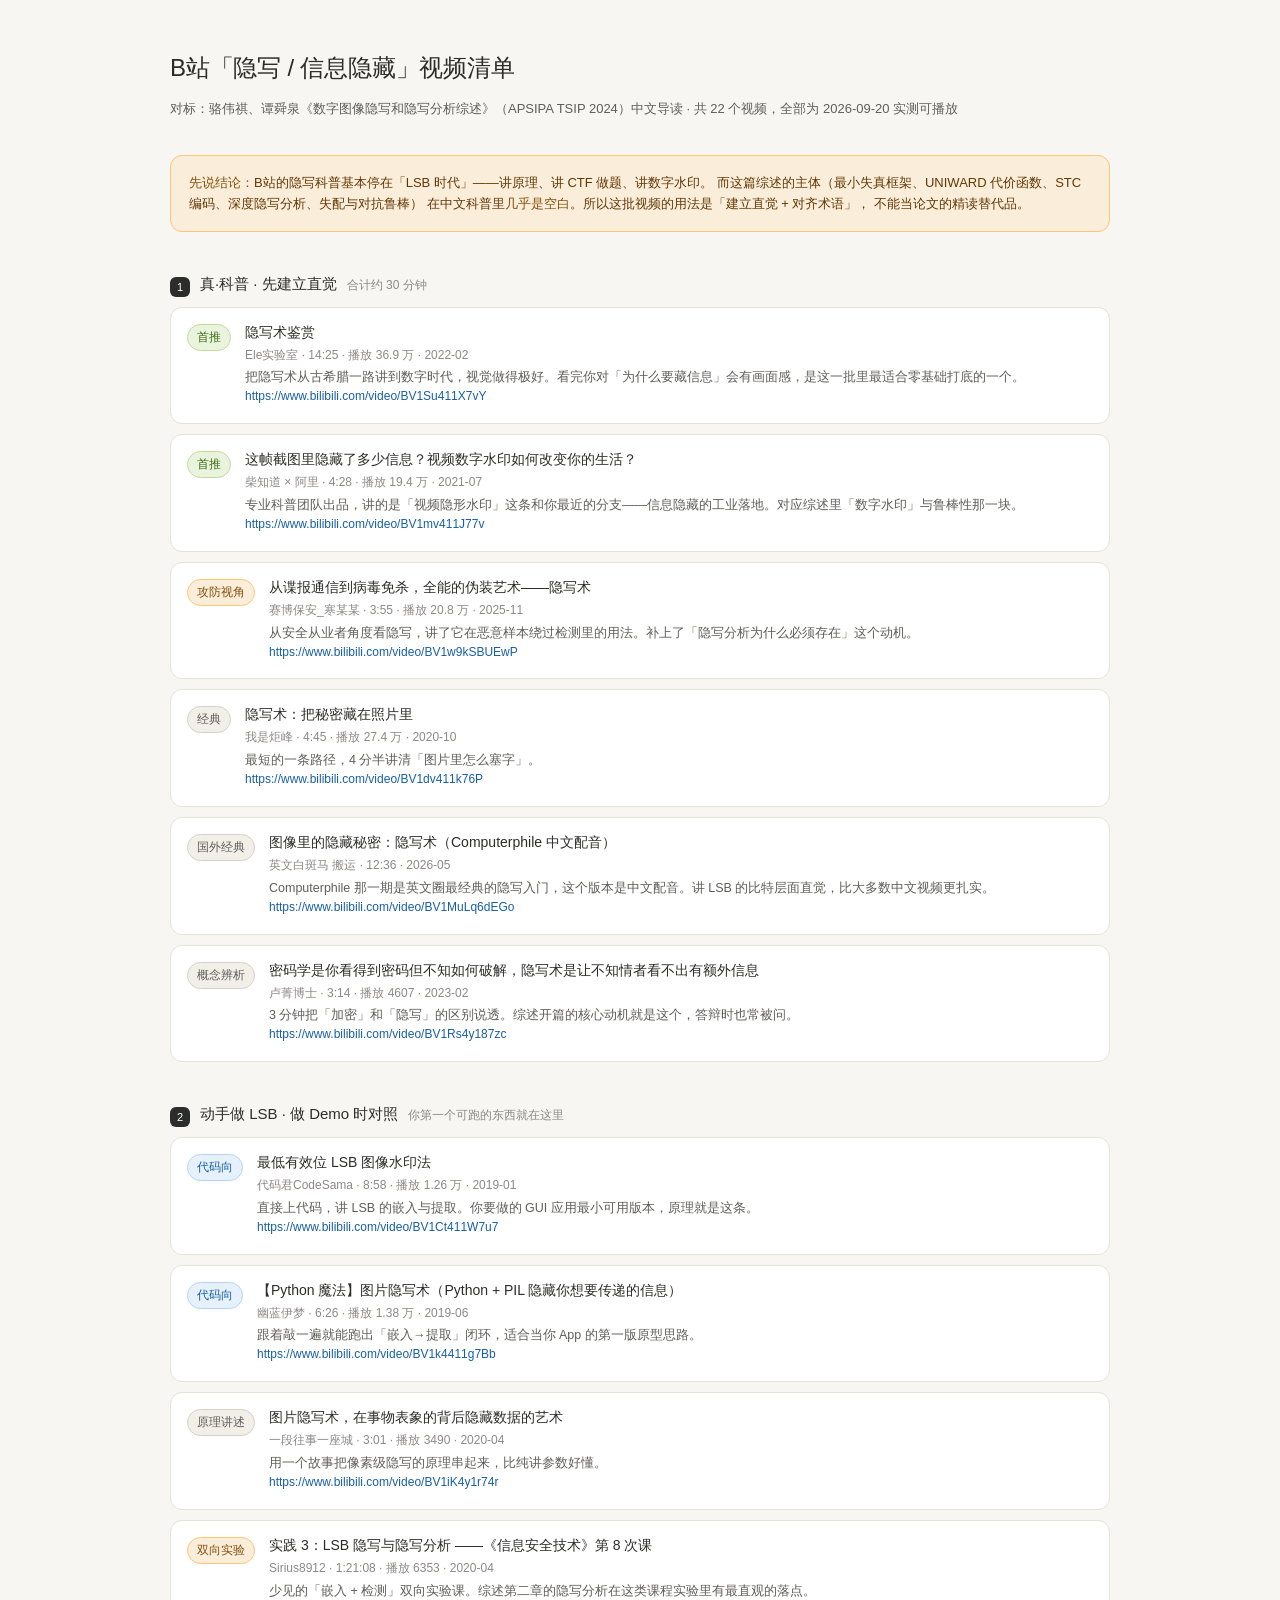
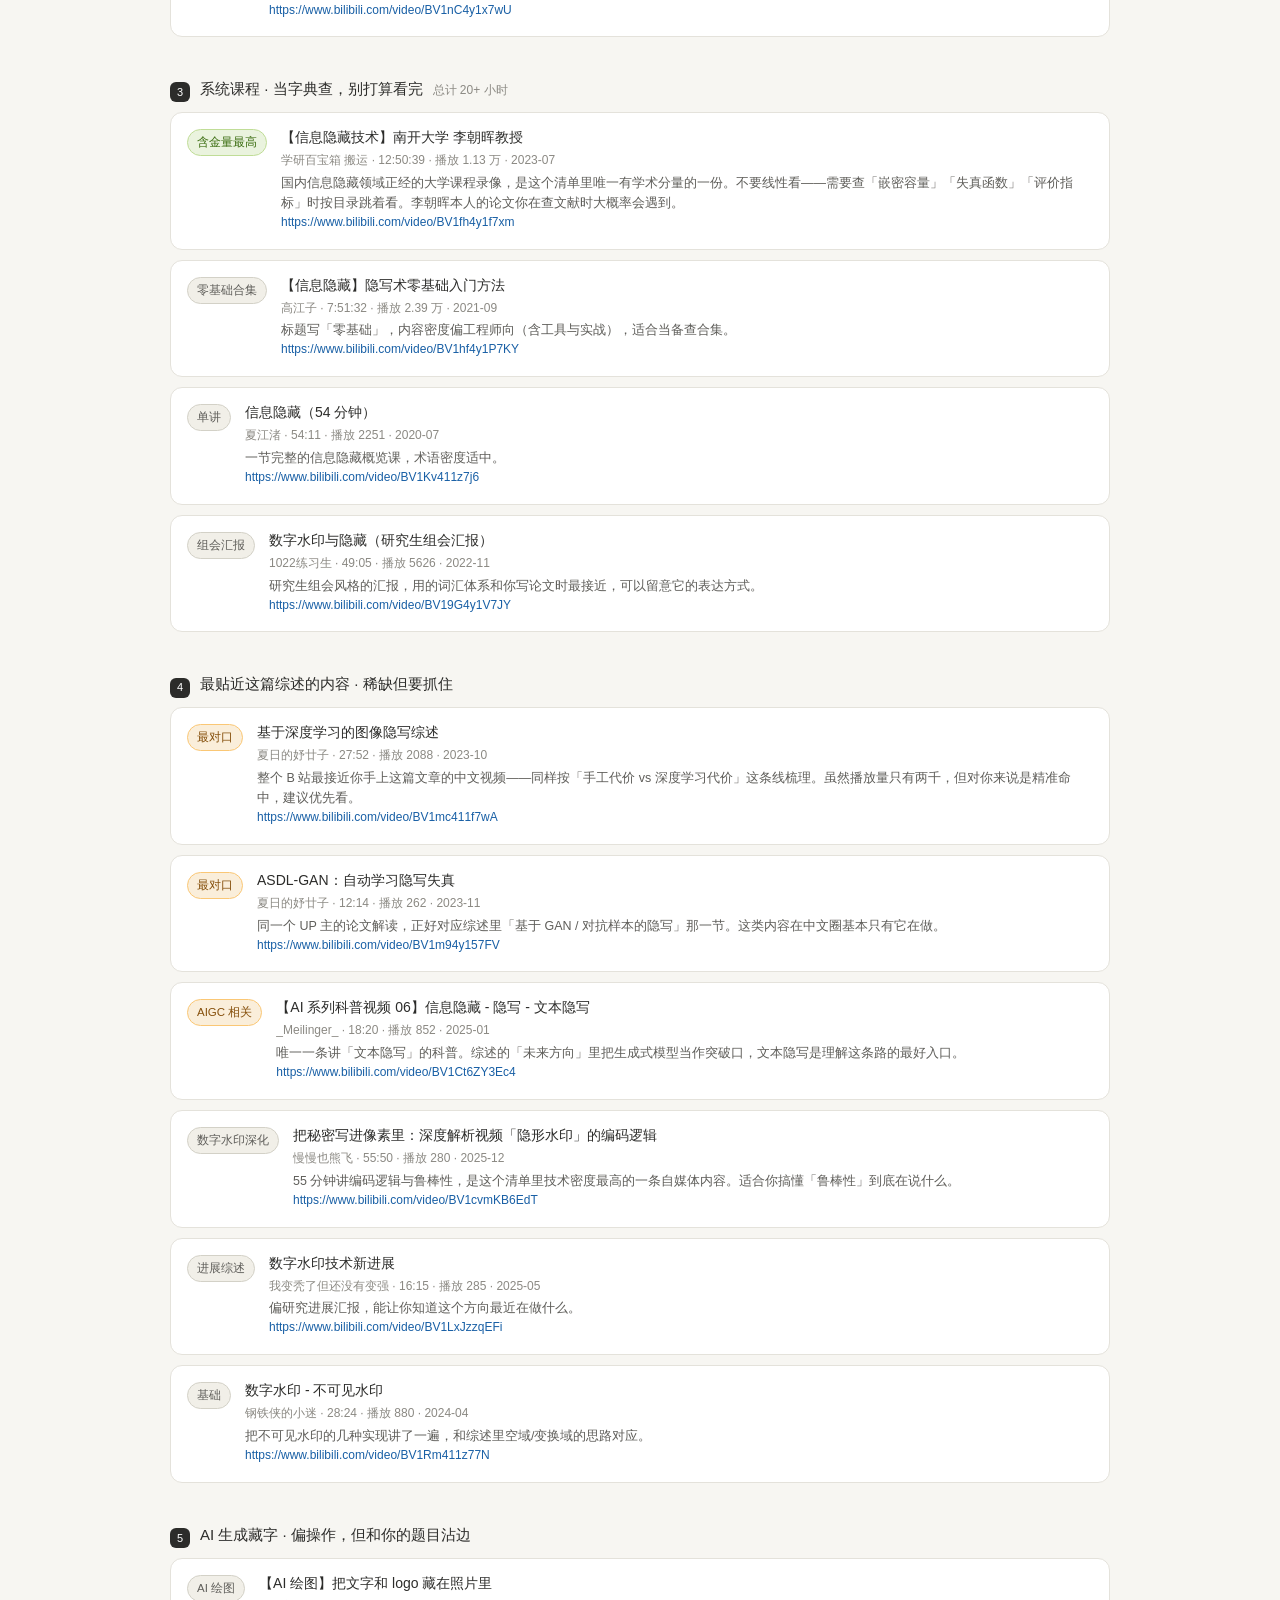
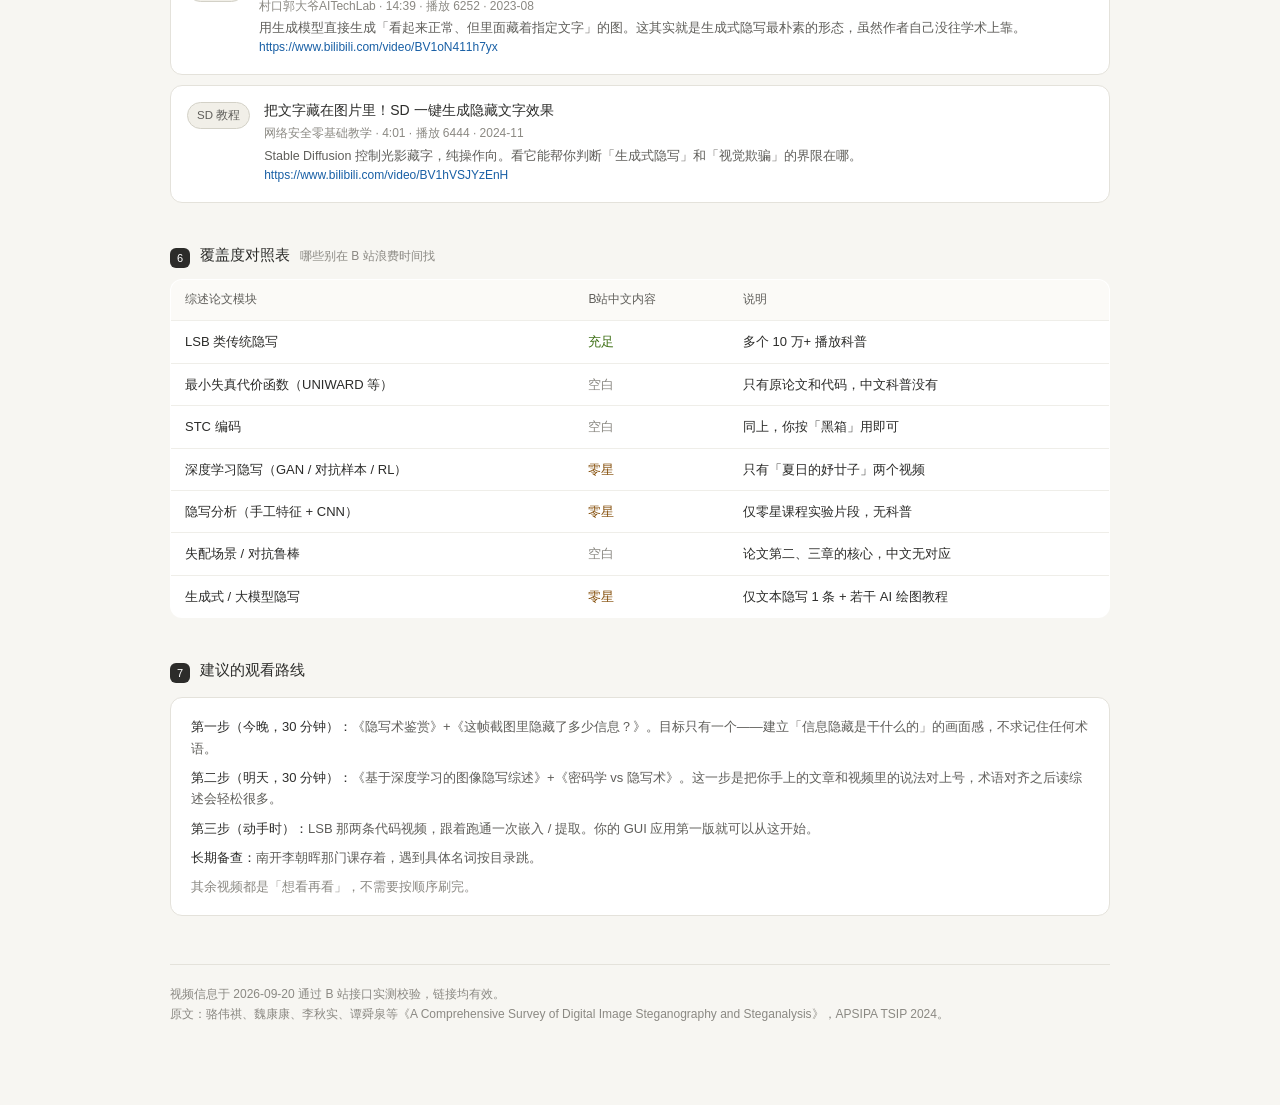
<file: docs/B站隐写科普视频清单.html>
<!DOCTYPE html>
<html lang="zh-CN">
<head>
<meta charset="UTF-8">
<meta name="viewport" content="width=device-width, initial-scale=1.0">
<title>B站「隐写 / 信息隐藏」视频清单 · 对标 TSIP 2024 隐写综述</title>
<style>
  :root{
    --bg:#F7F6F2; --card:#FFFFFF; --line:#E4E2DB; --line2:#EFEEE9;
    --t1:#2C2C2A; --t2:#5F5E5A; --t3:#8B8983;
    --green:#3B6D11; --green-bg:#EAF3DE; --green-line:#C0DD97;
    --amber:#854F0B; --amber-bg:#FAEEDA; --amber-line:#FAC775;
    --gray-bg:#F1EFE8; --gray-line:#D3D1C7;
    --blue:#185FA5; --blue-bg:#E6F1FB;
  }
  *{box-sizing:border-box}
  body{
    margin:0; padding:48px 24px 80px;
    background:var(--bg); color:var(--t1);
    font-family:-apple-system,BlinkMacSystemFont,"Segoe UI","PingFang SC","Hiragino Sans GB","Microsoft YaHei",sans-serif;
    font-size:14px; line-height:1.65; -webkit-font-smoothing:antialiased;
  }
  .wrap{max-width:940px;margin:0 auto}
  header{margin-bottom:36px}
  h1{font-size:24px;font-weight:500;margin:0 0 10px;letter-spacing:-.2px}
  .sub{color:var(--t2);font-size:13px;margin:0}
  .sub a{color:var(--blue);text-decoration:none}
  .sub a:hover{text-decoration:underline}

  .alert{
    background:var(--amber-bg); border:1px solid var(--amber-line);
    border-radius:12px; padding:16px 18px; margin:28px 0; font-size:13px; color:#633806;
  }
  .alert strong{font-weight:500;color:var(--amber)}

  h2{
    font-size:15px; font-weight:500; margin:40px 0 6px;
    display:flex; align-items:baseline; gap:10px;
  }
  h2 .hint{font-size:12px;font-weight:400;color:var(--t3)}
  h2 .num{
    display:inline-flex;align-items:center;justify-content:center;
    width:20px;height:20px;border-radius:6px;background:var(--t1);color:#fff;
    font-size:11px;flex:none;transform:translateY(2px)
  }

  .item{
    background:var(--card); border:1px solid var(--line); border-radius:12px;
    padding:14px 16px; margin-top:10px; display:flex; gap:14px; align-items:flex-start;
  }
  .item:hover{border-color:#BDBCB6}
  .item .body{flex:1;min-width:0}
  .item .title{font-weight:500;font-size:14px;margin-bottom:3px;line-height:1.5}
  .item .meta{font-size:12px;color:var(--t3);margin-bottom:2px}
  .item .why{font-size:12.5px;color:var(--t2);line-height:1.6}
  .item a{color:var(--blue);text-decoration:none;word-break:break-all}
  .item a:hover{text-decoration:underline}
  .tag{
    flex:none;font-size:11.5px;padding:3px 9px;border-radius:999px;
    border:1px solid var(--gray-line);background:var(--gray-bg);color:var(--t2);
    white-space:nowrap;margin-top:2px
  }
  .tag.g{background:var(--green-bg);border-color:var(--green-line);color:var(--green)}
  .tag.a{background:var(--amber-bg);border-color:var(--amber-line);color:var(--amber)}
  .tag.b{background:var(--blue-bg);border-color:#B5D4F4;color:var(--blue)}

  table{width:100%;border-collapse:collapse;margin-top:12px;font-size:13px;background:var(--card);border:1px solid var(--line);border-radius:12px;overflow:hidden}
  th,td{padding:10px 14px;text-align:left;border-bottom:1px solid var(--line2)}
  th{font-weight:500;color:var(--t2);font-size:12px;background:#FBFAF7}
  tr:last-child td{border-bottom:none}
  .ok{color:var(--green);font-weight:500}
  .some{color:var(--amber);font-weight:500}
  .no{color:var(--t3);font-weight:500}

  .route{
    background:var(--card);border:1px solid var(--line);border-radius:12px;
    padding:18px 20px;margin-top:14px;font-size:13px;color:var(--t2)
  }
  .route p{margin:0 0 8px}
  .route p:last-child{margin-bottom:0}
  .route b{font-weight:500;color:var(--t1)}
  footer{margin-top:48px;padding-top:20px;border-top:1px solid var(--line);font-size:12px;color:var(--t3)}
</style>
</head>
<body>
<div class="wrap">

<header>
  <h1>B站「隐写 / 信息隐藏」视频清单</h1>
  <p class="sub">对标：骆伟祺、谭舜泉《数字图像隐写和隐写分析综述》（APSIPA TSIP 2024）中文导读 ·
  共 22 个视频，全部为 2026-09-20 实测可播放</p>
</header>

<div class="alert">
  <strong>先说结论：</strong>B站的隐写科普基本停在「LSB 时代」——讲原理、讲 CTF 做题、讲数字水印。
  而这篇综述的主体（最小失真框架、UNIWARD 代价函数、STC 编码、深度隐写分析、失配与对抗鲁棒）
  在中文科普里<strong>几乎是空白</strong>。所以这批视频的用法是「建立直觉 + 对齐术语」，
  不能当论文的精读替代品。
</div>

<h2><span class="num">1</span>真·科普 · 先建立直觉 <span class="hint">合计约 30 分钟</span></h2>

<div class="item">
  <span class="tag g">首推</span>
  <div class="body">
    <div class="title">隐写术鉴赏</div>
    <div class="meta">Ele实验室 · 14:25 · 播放 36.9 万 · 2022-02</div>
    <div class="why">把隐写术从古希腊一路讲到数字时代，视觉做得极好。看完你对「为什么要藏信息」会有画面感，是这一批里最适合零基础打底的一个。</div>
    <div class="meta"><a href="https://www.bilibili.com/video/BV1Su411X7vY" target="_blank">https://www.bilibili.com/video/BV1Su411X7vY</a></div>
  </div>
</div>

<div class="item">
  <span class="tag g">首推</span>
  <div class="body">
    <div class="title">这帧截图里隐藏了多少信息？视频数字水印如何改变你的生活？</div>
    <div class="meta">柴知道 × 阿里 · 4:28 · 播放 19.4 万 · 2021-07</div>
    <div class="why">专业科普团队出品，讲的是「视频隐形水印」这条和你最近的分支——信息隐藏的工业落地。对应综述里「数字水印」与鲁棒性那一块。</div>
    <div class="meta"><a href="https://www.bilibili.com/video/BV1mv411J77v" target="_blank">https://www.bilibili.com/video/BV1mv411J77v</a></div>
  </div>
</div>

<div class="item">
  <span class="tag a">攻防视角</span>
  <div class="body">
    <div class="title">从谍报通信到病毒免杀，全能的伪装艺术——隐写术</div>
    <div class="meta">赛博保安_寒某某 · 3:55 · 播放 20.8 万 · 2025-11</div>
    <div class="why">从安全从业者角度看隐写，讲了它在恶意样本绕过检测里的用法。补上了「隐写分析为什么必须存在」这个动机。</div>
    <div class="meta"><a href="https://www.bilibili.com/video/BV1w9kSBUEwP" target="_blank">https://www.bilibili.com/video/BV1w9kSBUEwP</a></div>
  </div>
</div>

<div class="item">
  <span class="tag">经典</span>
  <div class="body">
    <div class="title">隐写术：把秘密藏在照片里</div>
    <div class="meta">我是炬峰 · 4:45 · 播放 27.4 万 · 2020-10</div>
    <div class="why">最短的一条路径，4 分半讲清「图片里怎么塞字」。</div>
    <div class="meta"><a href="https://www.bilibili.com/video/BV1dv411k76P" target="_blank">https://www.bilibili.com/video/BV1dv411k76P</a></div>
  </div>
</div>

<div class="item">
  <span class="tag">国外经典</span>
  <div class="body">
    <div class="title">图像里的隐藏秘密：隐写术（Computerphile 中文配音）</div>
    <div class="meta">英文白斑马 搬运 · 12:36 · 2026-05</div>
    <div class="why">Computerphile 那一期是英文圈最经典的隐写入门，这个版本是中文配音。讲 LSB 的比特层面直觉，比大多数中文视频更扎实。</div>
    <div class="meta"><a href="https://www.bilibili.com/video/BV1MuLq6dEGo" target="_blank">https://www.bilibili.com/video/BV1MuLq6dEGo</a></div>
  </div>
</div>

<div class="item">
  <span class="tag">概念辨析</span>
  <div class="body">
    <div class="title">密码学是你看得到密码但不知如何破解，隐写术是让不知情者看不出有额外信息</div>
    <div class="meta">卢菁博士 · 3:14 · 播放 4607 · 2023-02</div>
    <div class="why">3 分钟把「加密」和「隐写」的区别说透。综述开篇的核心动机就是这个，答辩时也常被问。</div>
    <div class="meta"><a href="https://www.bilibili.com/video/BV1Rs4y187zc" target="_blank">https://www.bilibili.com/video/BV1Rs4y187zc</a></div>
  </div>
</div>

<h2><span class="num">2</span>动手做 LSB · 做 Demo 时对照 <span class="hint">你第一个可跑的东西就在这里</span></h2>

<div class="item">
  <span class="tag b">代码向</span>
  <div class="body">
    <div class="title">最低有效位 LSB 图像水印法</div>
    <div class="meta">代码君CodeSama · 8:58 · 播放 1.26 万 · 2019-01</div>
    <div class="why">直接上代码，讲 LSB 的嵌入与提取。你要做的 GUI 应用最小可用版本，原理就是这条。</div>
    <div class="meta"><a href="https://www.bilibili.com/video/BV1Ct411W7u7" target="_blank">https://www.bilibili.com/video/BV1Ct411W7u7</a></div>
  </div>
</div>

<div class="item">
  <span class="tag b">代码向</span>
  <div class="body">
    <div class="title">【Python 魔法】图片隐写术（Python + PIL 隐藏你想要传递的信息）</div>
    <div class="meta">幽蓝伊梦 · 6:26 · 播放 1.38 万 · 2019-06</div>
    <div class="why">跟着敲一遍就能跑出「嵌入→提取」闭环，适合当你 App 的第一版原型思路。</div>
    <div class="meta"><a href="https://www.bilibili.com/video/BV1k4411g7Bb" target="_blank">https://www.bilibili.com/video/BV1k4411g7Bb</a></div>
  </div>
</div>

<div class="item">
  <span class="tag">原理讲述</span>
  <div class="body">
    <div class="title">图片隐写术，在事物表象的背后隐藏数据的艺术</div>
    <div class="meta">一段往事一座城 · 3:01 · 播放 3490 · 2020-04</div>
    <div class="why">用一个故事把像素级隐写的原理串起来，比纯讲参数好懂。</div>
    <div class="meta"><a href="https://www.bilibili.com/video/BV1iK4y1r74r" target="_blank">https://www.bilibili.com/video/BV1iK4y1r74r</a></div>
  </div>
</div>

<div class="item">
  <span class="tag a">双向实验</span>
  <div class="body">
    <div class="title">实践 3：LSB 隐写与隐写分析 ——《信息安全技术》第 8 次课</div>
    <div class="meta">Sirius8912 · 1:21:08 · 播放 6353 · 2020-04</div>
    <div class="why">少见的「嵌入 + 检测」双向实验课。综述第二章的隐写分析在这类课程实验里有最直观的落点。</div>
    <div class="meta"><a href="https://www.bilibili.com/video/BV1nC4y1x7wU" target="_blank">https://www.bilibili.com/video/BV1nC4y1x7wU</a></div>
  </div>
</div>

<h2><span class="num">3</span>系统课程 · 当字典查，别打算看完 <span class="hint">总计 20+ 小时</span></h2>

<div class="item">
  <span class="tag g">含金量最高</span>
  <div class="body">
    <div class="title">【信息隐藏技术】南开大学 李朝晖教授</div>
    <div class="meta">学研百宝箱 搬运 · 12:50:39 · 播放 1.13 万 · 2023-07</div>
    <div class="why">国内信息隐藏领域正经的大学课程录像，是这个清单里唯一有学术分量的一份。不要线性看——需要查「嵌密容量」「失真函数」「评价指标」时按目录跳着看。李朝晖本人的论文你在查文献时大概率会遇到。</div>
    <div class="meta"><a href="https://www.bilibili.com/video/BV1fh4y1f7xm" target="_blank">https://www.bilibili.com/video/BV1fh4y1f7xm</a></div>
  </div>
</div>

<div class="item">
  <span class="tag">零基础合集</span>
  <div class="body">
    <div class="title">【信息隐藏】隐写术零基础入门方法</div>
    <div class="meta">高江子 · 7:51:32 · 播放 2.39 万 · 2021-09</div>
    <div class="why">标题写「零基础」，内容密度偏工程师向（含工具与实战），适合当备查合集。</div>
    <div class="meta"><a href="https://www.bilibili.com/video/BV1hf4y1P7KY" target="_blank">https://www.bilibili.com/video/BV1hf4y1P7KY</a></div>
  </div>
</div>

<div class="item">
  <span class="tag">单讲</span>
  <div class="body">
    <div class="title">信息隐藏（54 分钟）</div>
    <div class="meta">夏江渚 · 54:11 · 播放 2251 · 2020-07</div>
    <div class="why">一节完整的信息隐藏概览课，术语密度适中。</div>
    <div class="meta"><a href="https://www.bilibili.com/video/BV1Kv411z7j6" target="_blank">https://www.bilibili.com/video/BV1Kv411z7j6</a></div>
  </div>
</div>

<div class="item">
  <span class="tag">组会汇报</span>
  <div class="body">
    <div class="title">数字水印与隐藏（研究生组会汇报）</div>
    <div class="meta">1022练习生 · 49:05 · 播放 5626 · 2022-11</div>
    <div class="why">研究生组会风格的汇报，用的词汇体系和你写论文时最接近，可以留意它的表达方式。</div>
    <div class="meta"><a href="https://www.bilibili.com/video/BV19G4y1V7JY" target="_blank">https://www.bilibili.com/video/BV19G4y1V7JY</a></div>
  </div>
</div>

<h2><span class="num">4</span>最贴近这篇综述的内容 · 稀缺但要抓住</h2>

<div class="item">
  <span class="tag a">最对口</span>
  <div class="body">
    <div class="title">基于深度学习的图像隐写综述</div>
    <div class="meta">夏日的妤廿子 · 27:52 · 播放 2088 · 2023-10</div>
    <div class="why">整个 B 站最接近你手上这篇文章的中文视频——同样按「手工代价 vs 深度学习代价」这条线梳理。虽然播放量只有两千，但对你来说是精准命中，建议优先看。</div>
    <div class="meta"><a href="https://www.bilibili.com/video/BV1mc411f7wA" target="_blank">https://www.bilibili.com/video/BV1mc411f7wA</a></div>
  </div>
</div>

<div class="item">
  <span class="tag a">最对口</span>
  <div class="body">
    <div class="title">ASDL-GAN：自动学习隐写失真</div>
    <div class="meta">夏日的妤廿子 · 12:14 · 播放 262 · 2023-11</div>
    <div class="why">同一个 UP 主的论文解读，正好对应综述里「基于 GAN / 对抗样本的隐写」那一节。这类内容在中文圈基本只有它在做。</div>
    <div class="meta"><a href="https://www.bilibili.com/video/BV1m94y157FV" target="_blank">https://www.bilibili.com/video/BV1m94y157FV</a></div>
  </div>
</div>

<div class="item">
  <span class="tag a">AIGC 相关</span>
  <div class="body">
    <div class="title">【AI 系列科普视频 06】信息隐藏 - 隐写 - 文本隐写</div>
    <div class="meta">_Meilinger_ · 18:20 · 播放 852 · 2025-01</div>
    <div class="why">唯一一条讲「文本隐写」的科普。综述的「未来方向」里把生成式模型当作突破口，文本隐写是理解这条路的最好入口。</div>
    <div class="meta"><a href="https://www.bilibili.com/video/BV1Ct6ZY3Ec4" target="_blank">https://www.bilibili.com/video/BV1Ct6ZY3Ec4</a></div>
  </div>
</div>

<div class="item">
  <span class="tag">数字水印深化</span>
  <div class="body">
    <div class="title">把秘密写进像素里：深度解析视频「隐形水印」的编码逻辑</div>
    <div class="meta">慢慢也熊飞 · 55:50 · 播放 280 · 2025-12</div>
    <div class="why">55 分钟讲编码逻辑与鲁棒性，是这个清单里技术密度最高的一条自媒体内容。适合你搞懂「鲁棒性」到底在说什么。</div>
    <div class="meta"><a href="https://www.bilibili.com/video/BV1cvmKB6EdT" target="_blank">https://www.bilibili.com/video/BV1cvmKB6EdT</a></div>
  </div>
</div>

<div class="item">
  <span class="tag">进展综述</span>
  <div class="body">
    <div class="title">数字水印技术新进展</div>
    <div class="meta">我变秃了但还没有变强 · 16:15 · 播放 285 · 2025-05</div>
    <div class="why">偏研究进展汇报，能让你知道这个方向最近在做什么。</div>
    <div class="meta"><a href="https://www.bilibili.com/video/BV1LxJzzqEFi" target="_blank">https://www.bilibili.com/video/BV1LxJzzqEFi</a></div>
  </div>
</div>

<div class="item">
  <span class="tag">基础</span>
  <div class="body">
    <div class="title">数字水印 - 不可见水印</div>
    <div class="meta">钢铁侠的小迷 · 28:24 · 播放 880 · 2024-04</div>
    <div class="why">把不可见水印的几种实现讲了一遍，和综述里空域/变换域的思路对应。</div>
    <div class="meta"><a href="https://www.bilibili.com/video/BV1Rm411z77N" target="_blank">https://www.bilibili.com/video/BV1Rm411z77N</a></div>
  </div>
</div>

<h2><span class="num">5</span>AI 生成藏字 · 偏操作，但和你的题目沾边</h2>

<div class="item">
  <span class="tag">AI 绘图</span>
  <div class="body">
    <div class="title">【AI 绘图】把文字和 logo 藏在照片里</div>
    <div class="meta">村口郭大爷AITechLab · 14:39 · 播放 6252 · 2023-08</div>
    <div class="why">用生成模型直接生成「看起来正常、但里面藏着指定文字」的图。这其实就是生成式隐写最朴素的形态，虽然作者自己没往学术上靠。</div>
    <div class="meta"><a href="https://www.bilibili.com/video/BV1oN411h7yx" target="_blank">https://www.bilibili.com/video/BV1oN411h7yx</a></div>
  </div>
</div>

<div class="item">
  <span class="tag">SD 教程</span>
  <div class="body">
    <div class="title">把文字藏在图片里！SD 一键生成隐藏文字效果</div>
    <div class="meta">网络安全零基础教学 · 4:01 · 播放 6444 · 2024-11</div>
    <div class="why">Stable Diffusion 控制光影藏字，纯操作向。看它能帮你判断「生成式隐写」和「视觉欺骗」的界限在哪。</div>
    <div class="meta"><a href="https://www.bilibili.com/video/BV1hVSJYzEnH" target="_blank">https://www.bilibili.com/video/BV1hVSJYzEnH</a></div>
  </div>
</div>

<h2><span class="num">6</span>覆盖度对照表 <span class="hint">哪些别在 B 站浪费时间找</span></h2>

<table>
  <tr><th>综述论文模块</th><th>B站中文内容</th><th>说明</th></tr>
  <tr><td>LSB 类传统隐写</td><td class="ok">充足</td><td>多个 10 万+ 播放科普</td></tr>
  <tr><td>最小失真代价函数（UNIWARD 等）</td><td class="no">空白</td><td>只有原论文和代码，中文科普没有</td></tr>
  <tr><td>STC 编码</td><td class="no">空白</td><td>同上，你按「黑箱」用即可</td></tr>
  <tr><td>深度学习隐写（GAN / 对抗样本 / RL）</td><td class="some">零星</td><td>只有「夏日的妤廿子」两个视频</td></tr>
  <tr><td>隐写分析（手工特征 + CNN）</td><td class="some">零星</td><td>仅零星课程实验片段，无科普</td></tr>
  <tr><td>失配场景 / 对抗鲁棒</td><td class="no">空白</td><td>论文第二、三章的核心，中文无对应</td></tr>
  <tr><td>生成式 / 大模型隐写</td><td class="some">零星</td><td>仅文本隐写 1 条 + 若干 AI 绘图教程</td></tr>
</table>

<h2><span class="num">7</span>建议的观看路线</h2>
<div class="route">
  <p><b>第一步（今晚，30 分钟）：</b>《隐写术鉴赏》+《这帧截图里隐藏了多少信息？》。目标只有一个——建立「信息隐藏是干什么的」的画面感，不求记住任何术语。</p>
  <p><b>第二步（明天，30 分钟）：</b>《基于深度学习的图像隐写综述》+《密码学 vs 隐写术》。这一步是把你手上的文章和视频里的说法对上号，术语对齐之后读综述会轻松很多。</p>
  <p><b>第三步（动手时）：</b>LSB 那两条代码视频，跟着跑通一次嵌入 / 提取。你的 GUI 应用第一版就可以从这开始。</p>
  <p><b>长期备查：</b>南开李朝晖那门课存着，遇到具体名词按目录跳。</p>
  <p style="color:var(--t3);font-size:12.5px">其余视频都是「想看再看」，不需要按顺序刷完。</p>
</div>

<footer>
  视频信息于 2026-09-20 通过 B 站接口实测校验，链接均有效。<br>
  原文：骆伟祺、魏康康、李秋实、谭舜泉等《A Comprehensive Survey of Digital Image Steganography and Steganalysis》，APSIPA TSIP 2024。
</footer>

</div>
</body>
</html>
</file>
